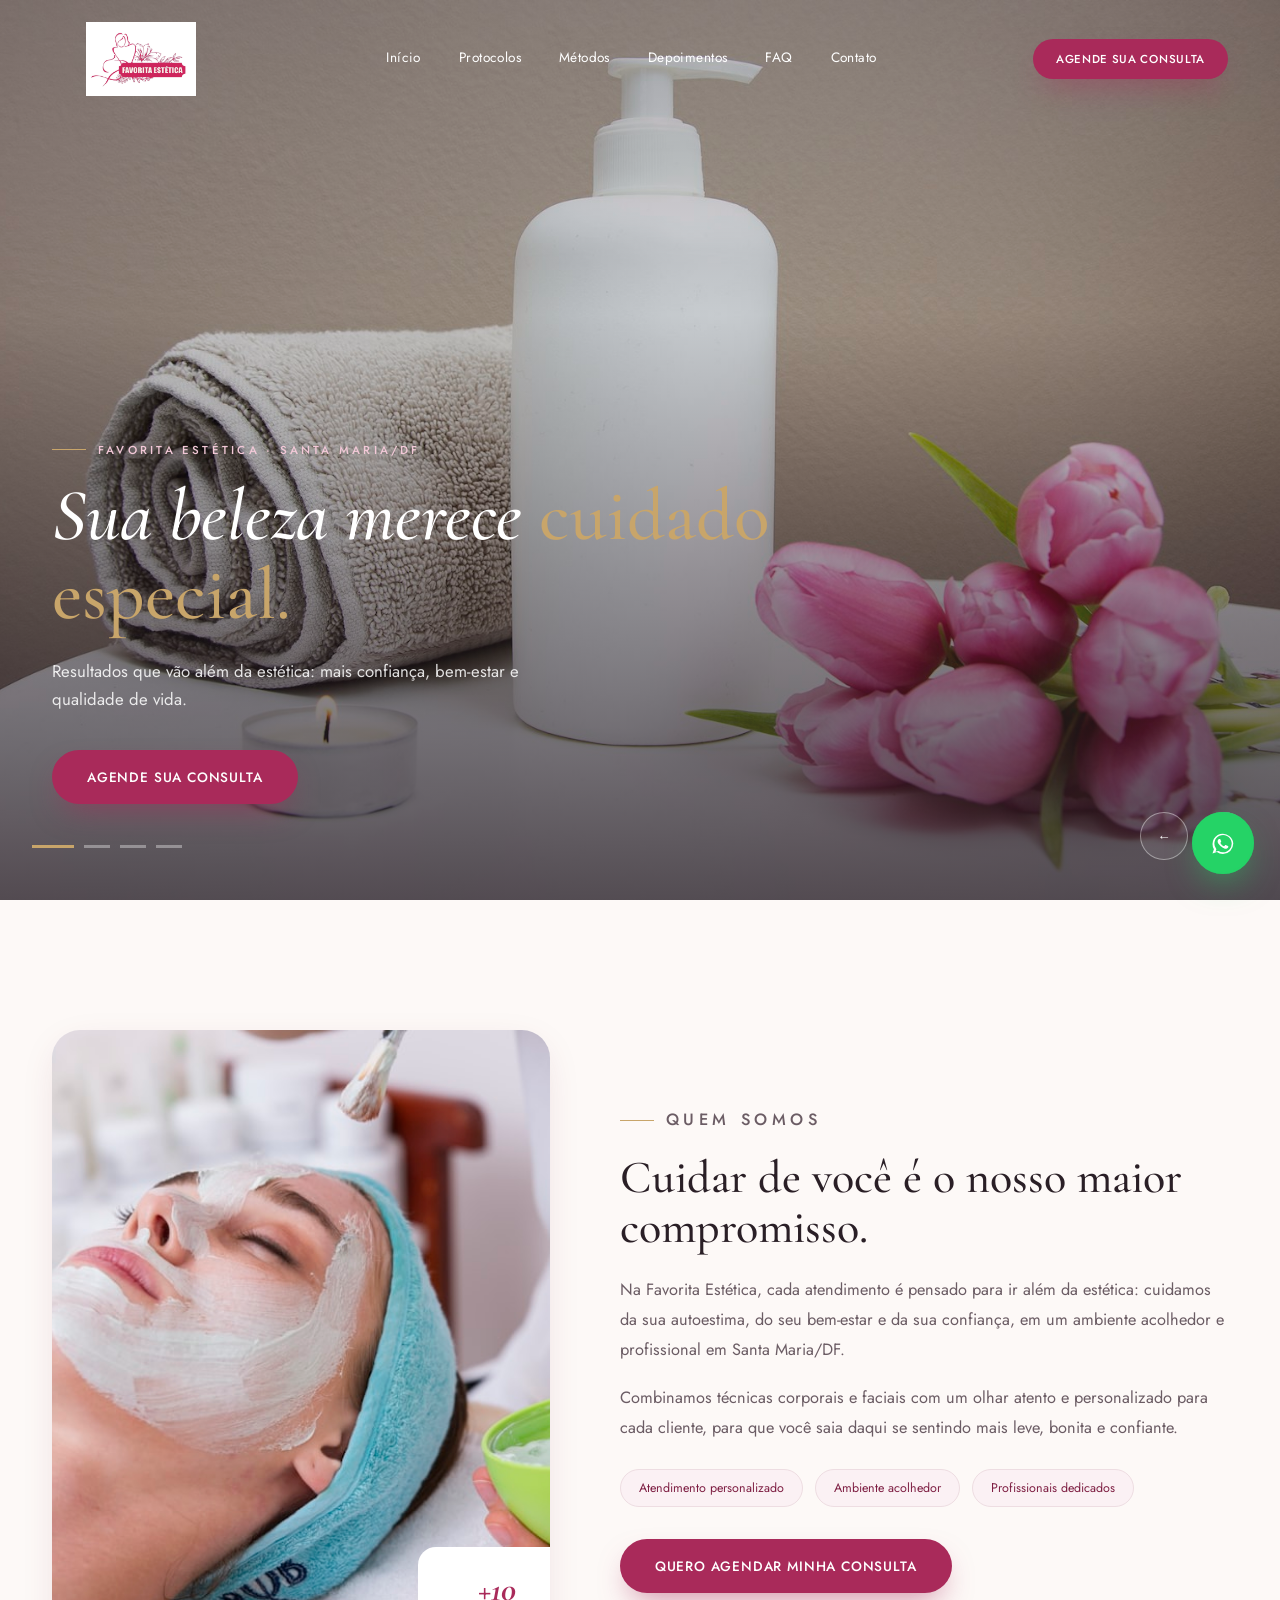
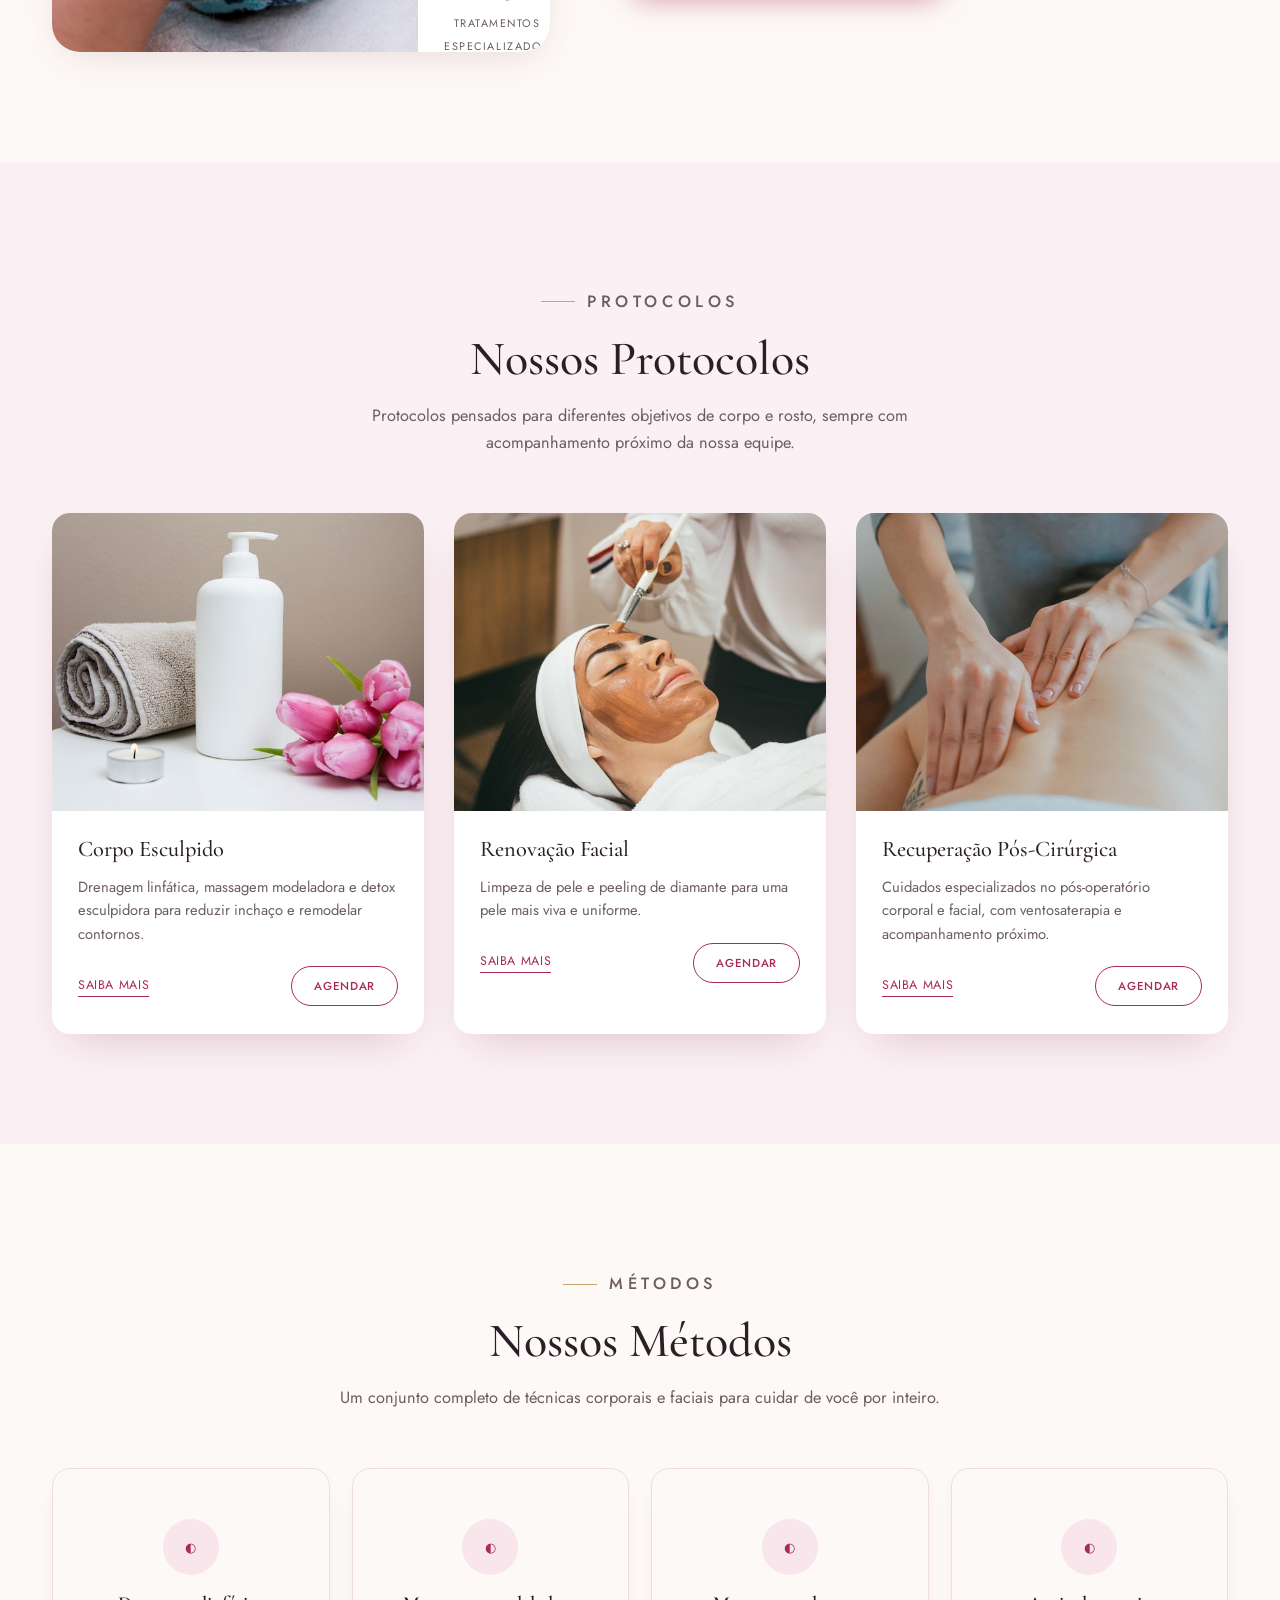
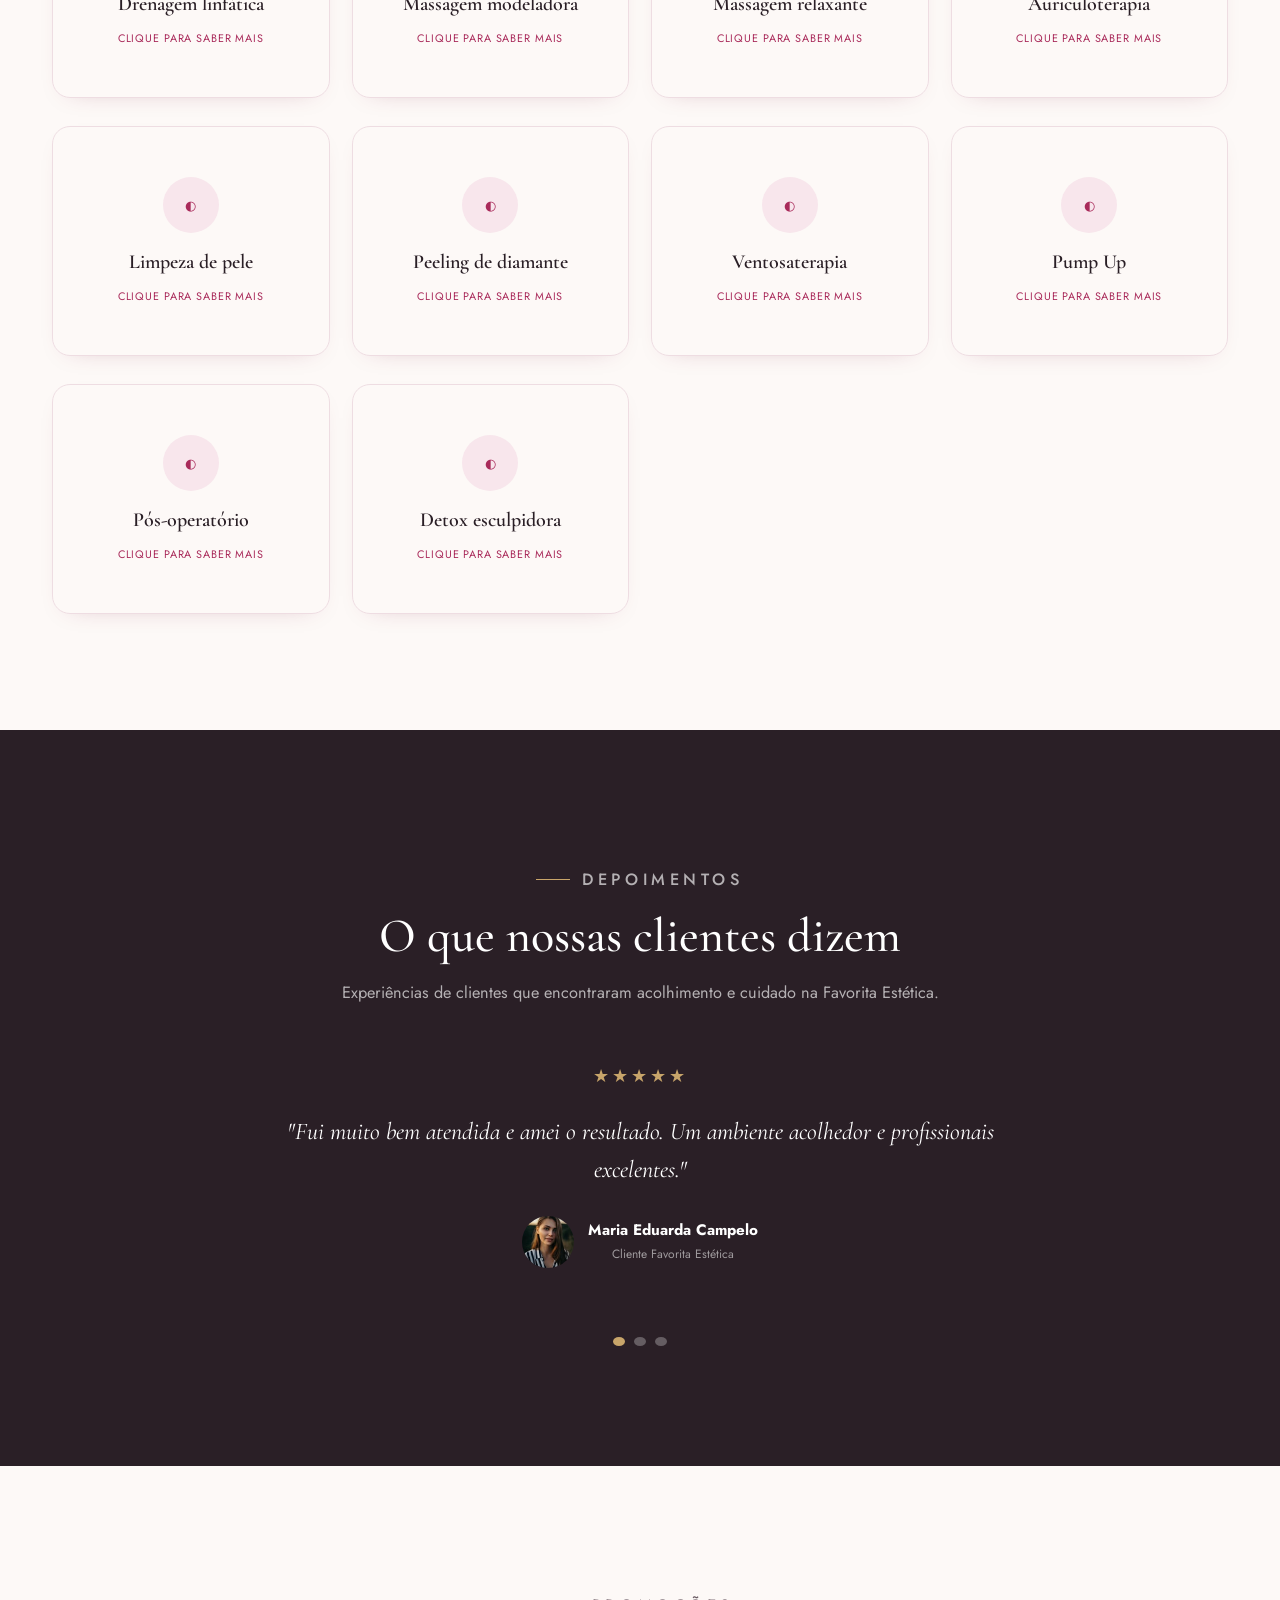
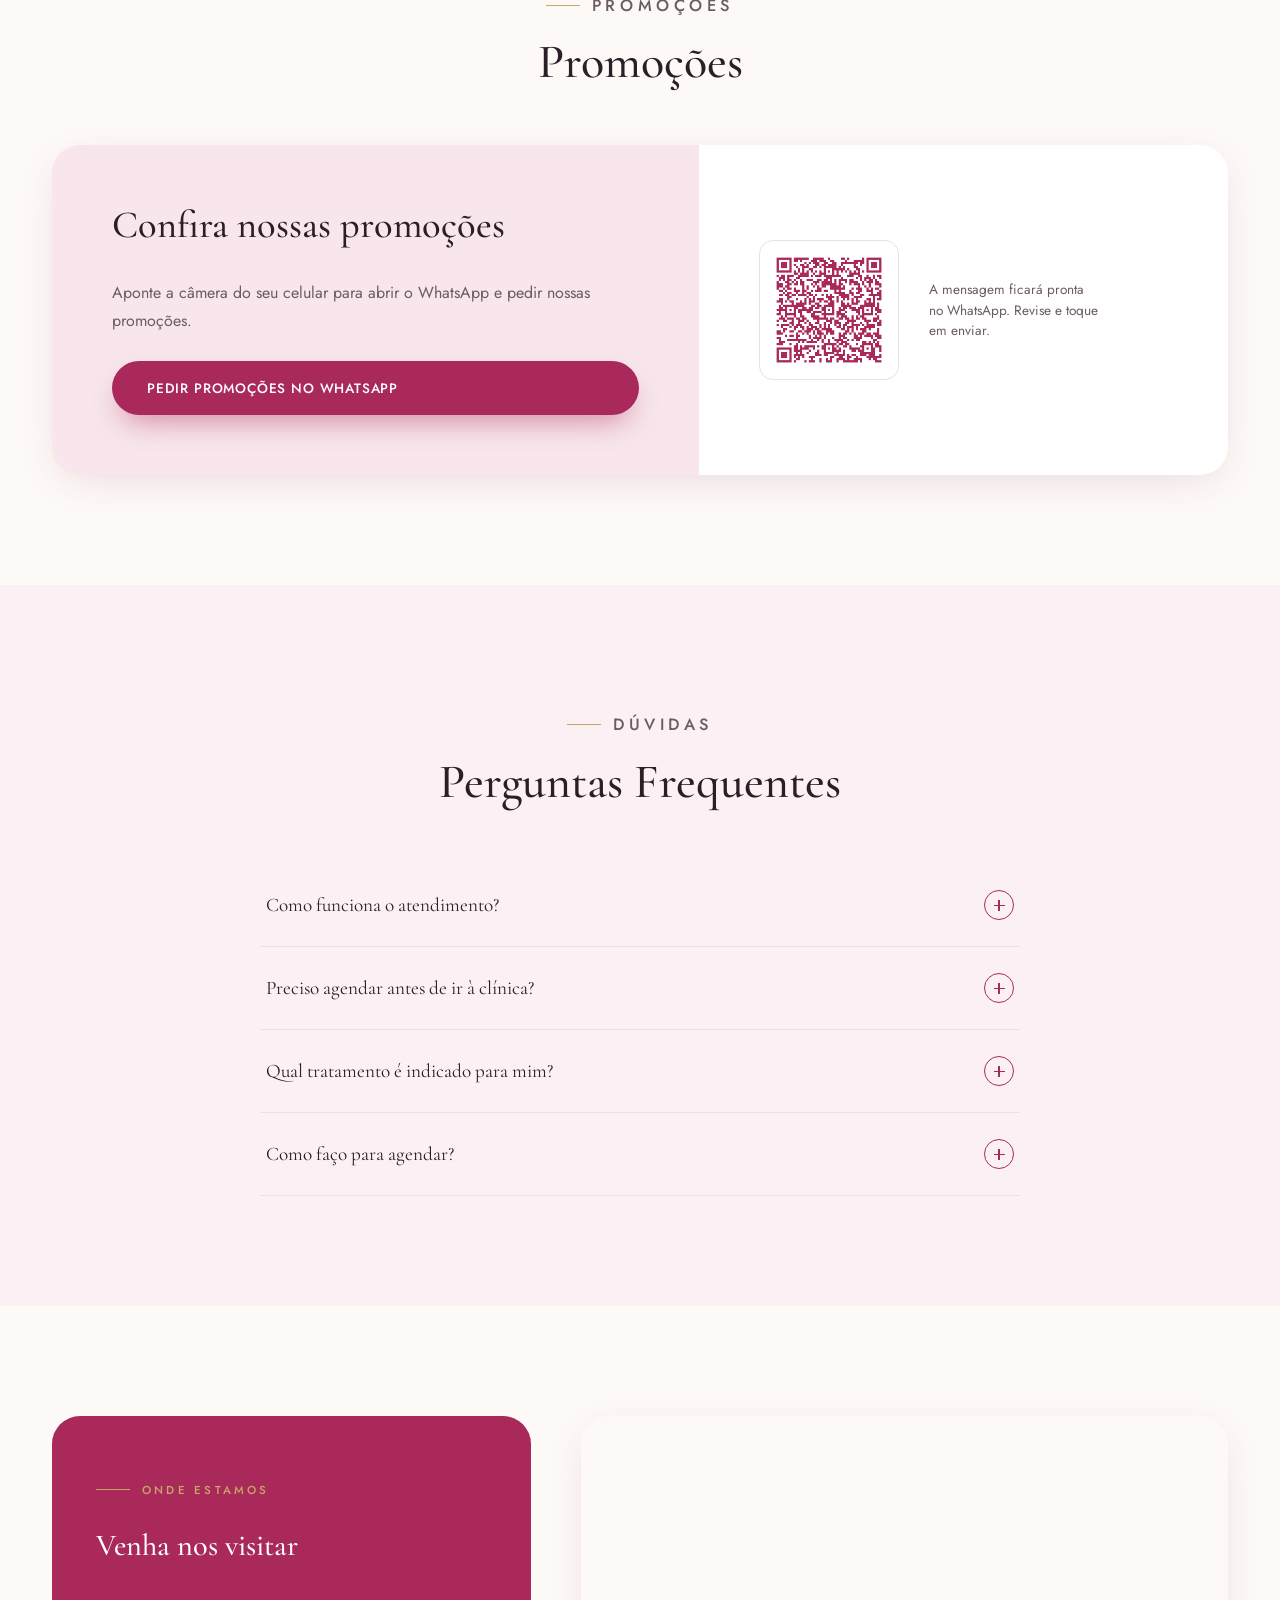
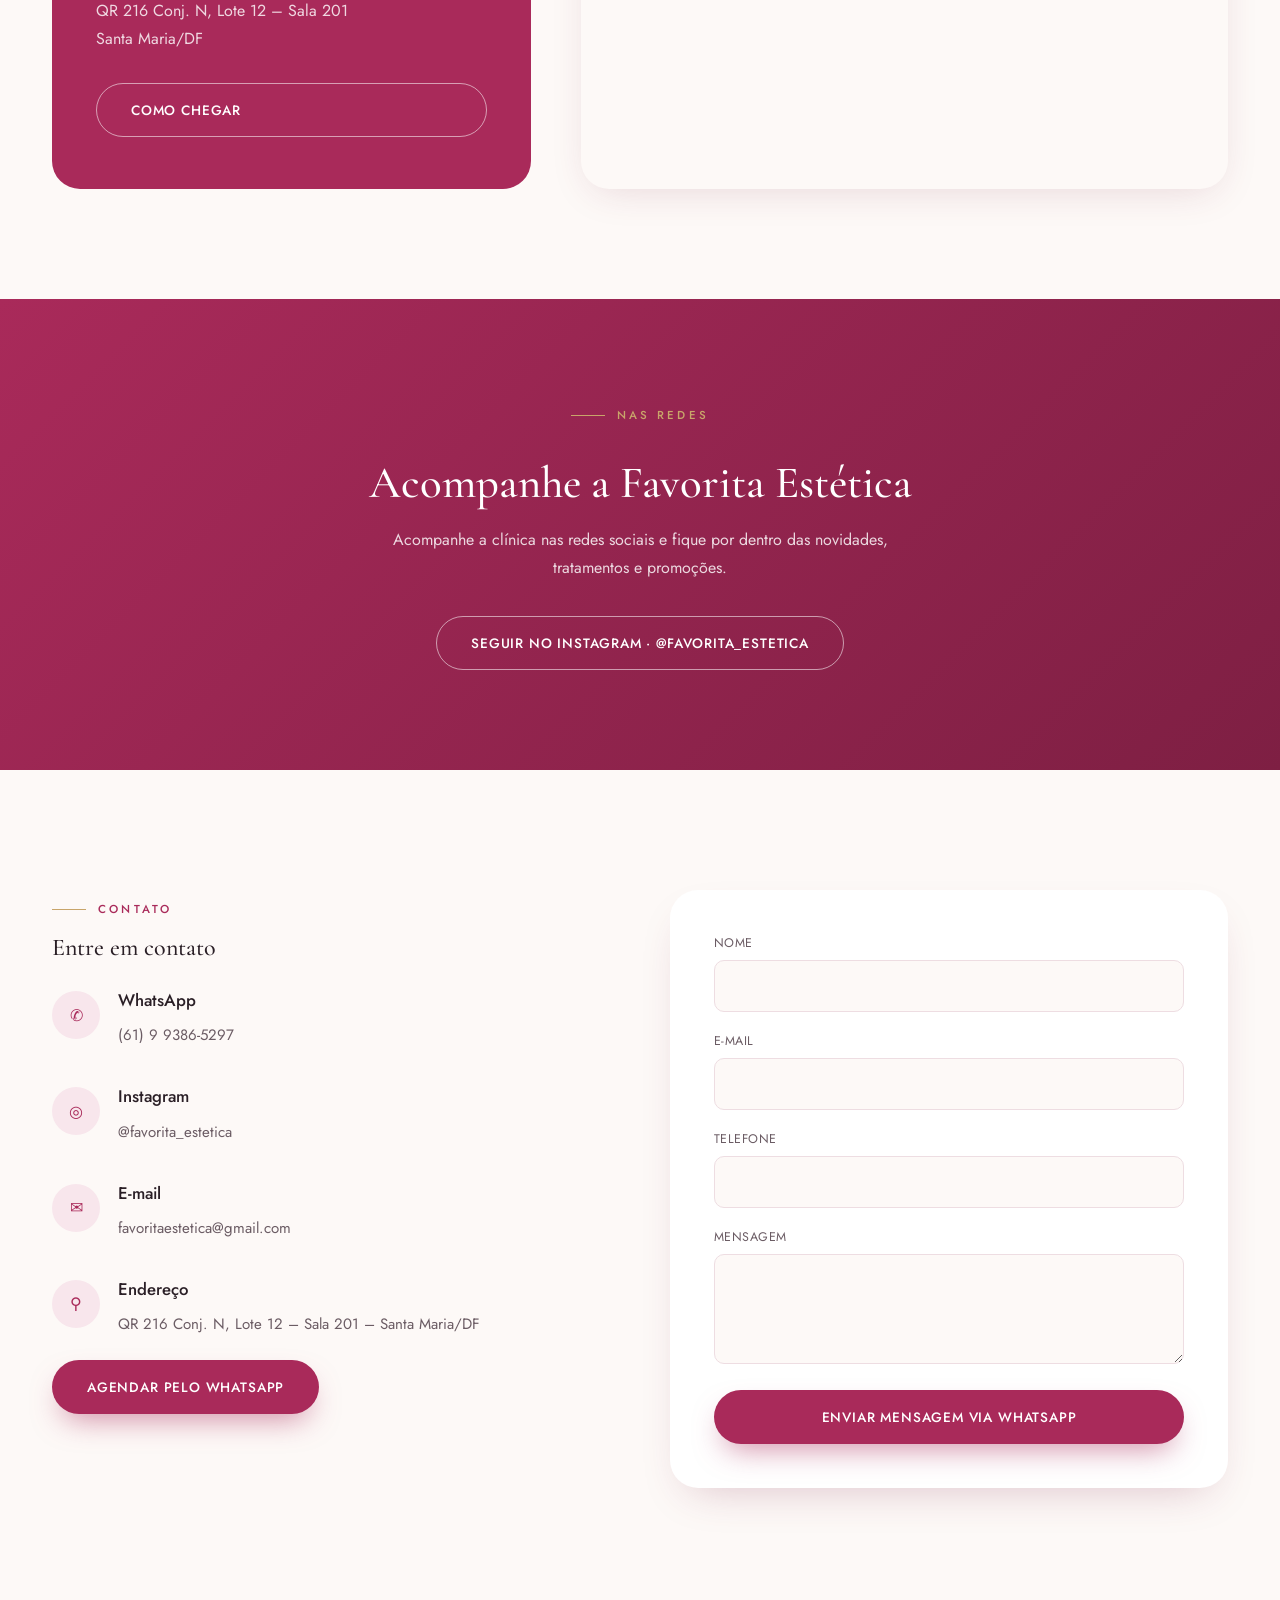
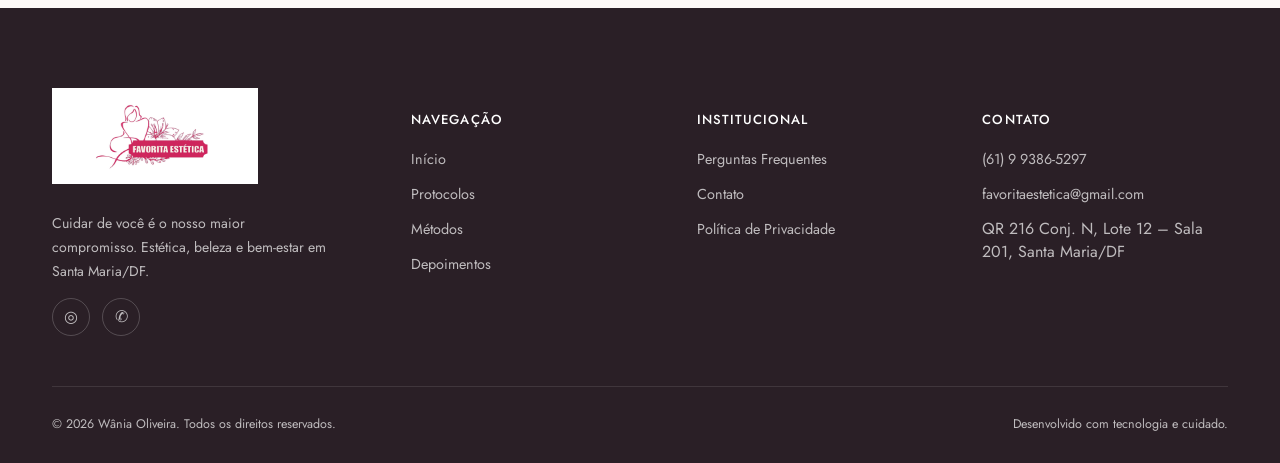
<file: index.html>
<!DOCTYPE html>
<html lang="pt-BR">
<head>
<meta charset="UTF-8">
<meta name="viewport" content="width=device-width, initial-scale=1.0">
<title>Favorita Estética | Estética, Beleza e Bem-Estar em Santa Maria/DF</title>
<meta name="description" content="Favorita Estética — estética, beleza, bem-estar e tratamentos corporais e faciais em Santa Maria/DF. Agende sua consulta pelo WhatsApp.">

<!-- Open Graph -->
<meta property="og:title" content="Favorita Estética | Estética, Beleza e Bem-Estar">
<meta property="og:description" content="Resultados que vão além da estética: mais confiança, bem-estar e qualidade de vida.">
<meta property="og:type" content="website">
<meta property="og:locale" content="pt_BR">
<meta property="og:image" content="images/local/apresentacao.jpg">

<link rel="icon" href="favicon.ico">
<link rel="stylesheet" href="css/style.css">
<link rel="stylesheet" href="css/responsive.css">
</head>
<body>

<!-- ===================== HEADER ===================== -->
<header class="header">
  <div class="container">
    <a href="#inicio" class="logo" aria-label="Favorita Estética">
      <img src="logo/logo_favorita1.png" alt="Favorita Estética">
    </a>

    <nav class="nav-desktop" aria-label="Navegação principal">
      <a href="#inicio">Início</a>
      <a href="#protocolos">Protocolos</a>
      <a href="#metodos">Métodos</a>
      <a href="#depoimentos">Depoimentos</a>
      <a href="#faq">FAQ</a>
      <a href="#contato">Contato</a>
    </nav>

    <div class="nav-cta">
      <a class="btn btn-primary btn-sm" href="https://wa.me/5561993865297?text=Ol%C3%A1!%20Vim%20pelo%20site%20da%20Favorita%20Est%C3%A9tica%20e%20gostaria%20de%20agendar%20minha%20consulta." target="_blank" rel="noopener noreferrer">Agende sua consulta</a>
      <button class="hamburger" aria-label="Abrir menu" aria-expanded="false">
        <span></span><span></span><span></span>
      </button>
    </div>
  </div>
</header>

<!-- Menu mobile -->
<nav class="mobile-menu" aria-label="Navegação móvel">
  <a href="#inicio">Início</a>
  <a href="#protocolos">Protocolos</a>
  <a href="#metodos">Métodos</a>
  <a href="#depoimentos">Depoimentos</a>
  <a href="#faq">FAQ</a>
  <a href="#contato">Contato</a>
  <a class="btn btn-primary" href="https://wa.me/5561993865297?text=Ol%C3%A1!%20Vim%20pelo%20site%20da%20Favorita%20Est%C3%A9tica%20e%20gostaria%20de%20agendar%20minha%20consulta." target="_blank" rel="noopener noreferrer">Agende sua consulta</a>
</nav>

<!-- ===================== HERO ===================== -->
<section class="hero" id="inicio">
  <div class="hero-slide active" style="background-image:url('images/local/hero-01.jpg')"></div>
  <div class="hero-slide" style="background-image:url('images/local/hero-02.jpg')"></div>
  <div class="hero-slide" style="background-image:url('images/local/hero-03.jpg')"></div>
  <div class="hero-slide" style="background-image:url('images/local/hero-04.jpg')"></div>

  <div class="container hero-content">
    <p class="eyebrow">Favorita Estética · Santa Maria/DF</p>
    <h1>Sua beleza merece <em>cuidado especial.</em></h1>
    <p class="sub">Resultados que vão além da estética: mais confiança, bem-estar e qualidade de vida.</p>
    <div class="hero-actions">
      <a class="btn btn-primary" href="https://wa.me/5561993865297?text=Ol%C3%A1!%20Vim%20pelo%20site%20da%20Favorita%20Est%C3%A9tica%20e%20gostaria%20de%20agendar%20minha%20consulta." target="_blank" rel="noopener noreferrer">Agende sua consulta</a>
    </div>
  </div>

  <div class="hero-nav">
    <button class="hero-prev" aria-label="Slide anterior">&#8592;</button>
    <button class="hero-next" aria-label="Próximo slide">&#8594;</button>
  </div>
  <div class="hero-dots" aria-label="Selecionar slide"></div>
</section>

<!-- ===================== APRESENTAÇÃO ===================== -->
<section class="apresentacao" id="sobre">
  <div class="container grid reveal">
    <div class="apresentacao-img">
      <img src="images/local/apresentacao.jpg" alt="Ambiente acolhedor da clínica Favorita Estética">
      <div class="apresentacao-badge">
        <strong>+10</strong>
        <span>Tratamentos<br>especializados</span>
      </div>
    </div>
    <div class="apresentacao-text">
      <p class="eyebrow">Quem somos</p>
      <h2>Cuidar de você é o nosso maior compromisso.</h2>
      <p>Na Favorita Estética, cada atendimento é pensado para ir além da estética: cuidamos da sua autoestima, do seu bem-estar e da sua confiança, em um ambiente acolhedor e profissional em Santa Maria/DF.</p>
      <p>Combinamos técnicas corporais e faciais com um olhar atento e personalizado para cada cliente, para que você saia daqui se sentindo mais leve, bonita e confiante.</p>
      <div class="apresentacao-pills">
        <span>Atendimento personalizado</span>
        <span>Ambiente acolhedor</span>
        <span>Profissionais dedicados</span>
      </div>
      <a class="btn btn-primary" href="https://wa.me/5561993865297?text=Ol%C3%A1!%20Gostaria%20de%20saber%20mais%20sobre%20os%20tratamentos%20da%20Favorita%20Est%C3%A9tica%20e%20gostaria%20de%20agendar%20uma%20consulta." target="_blank" rel="noopener noreferrer">Quero agendar minha consulta</a>
    </div>
  </div>
</section>

<!-- ===================== PROTOCOLOS ===================== -->
<section class="protocolos" id="protocolos">
  <div class="container">
    <div class="section-head reveal">
      <p class="eyebrow">Protocolos</p>
      <h2>Nossos Protocolos</h2>
      <p>Protocolos pensados para diferentes objetivos de corpo e rosto, sempre com acompanhamento próximo da nossa equipe.</p>
    </div>

    <div class="cards-grid">
      <article class="card reveal">
        <div class="card-img"><img src="images/local/protocolo-corpo.jpg" alt="Protocolo de drenagem linfática e massagem modeladora"></div>
        <div class="card-body">
          <h3>Corpo Esculpido</h3>
          <p>Drenagem linfática, massagem modeladora e detox esculpidora para reduzir inchaço e remodelar contornos.</p>
          <div class="card-actions">
            <a class="link-underline" href="#metodos">Saiba mais</a>
            <a class="btn btn-ghost btn-sm" href="https://wa.me/5561993865297?text=Ol%C3%A1!%20Vim%20pelo%20site%20da%20Favorita%20Est%C3%A9tica%20e%20gostaria%20de%20agendar%20minha%20consulta." target="_blank" rel="noopener noreferrer">Agendar</a>
          </div>
        </div>
      </article>

      <article class="card reveal">
        <div class="card-img"><img src="images/local/protocolo-facial.jpg" alt="Protocolo facial com limpeza de pele e peeling de diamante"></div>
        <div class="card-body">
          <h3>Renovação Facial</h3>
          <p>Limpeza de pele e peeling de diamante para uma pele mais viva e uniforme.</p>
          <div class="card-actions">
            <a class="link-underline" href="#metodos">Saiba mais</a>
            <a class="btn btn-ghost btn-sm" href="https://wa.me/5561993865297?text=Ol%C3%A1!%20Vim%20pelo%20site%20da%20Favorita%20Est%C3%A9tica%20e%20gostaria%20de%20agendar%20minha%20consulta." target="_blank" rel="noopener noreferrer">Agendar</a>
          </div>
        </div>
      </article>

      <article class="card reveal">
        <div class="card-img"><img src="images/local/protocolo-pos-operatorio.jpg" alt="Protocolo de pós-operatório e ventosaterapia"></div>
        <div class="card-body">
          <h3>Recuperação Pós-Cirúrgica</h3>
          <p>Cuidados especializados no pós-operatório corporal e facial, com ventosaterapia e acompanhamento próximo.</p>
          <div class="card-actions">
            <a class="link-underline" href="#metodos">Saiba mais</a>
            <a class="btn btn-ghost btn-sm" href="https://wa.me/5561993865297?text=Ol%C3%A1!%20Vim%20pelo%20site%20da%20Favorita%20Est%C3%A9tica%20e%20gostaria%20de%20agendar%20minha%20consulta." target="_blank" rel="noopener noreferrer">Agendar</a>
          </div>
        </div>
      </article>
    </div>
  </div>
</section>

<!-- ===================== MÉTODOS ===================== -->
<section class="metodos" id="metodos">
  <div class="container">
    <div class="section-head reveal">
      <p class="eyebrow">Métodos</p>
      <h2>Nossos Métodos</h2>
      <p>Um conjunto completo de técnicas corporais e faciais para cuidar de você por inteiro.</p>
    </div>

    <div class="metodos-grid">
      <article class="metodo-item reveal"><button class="metodo-card" type="button" aria-expanded="false"><span class="metodo-card-inner"><span class="metodo-face metodo-front"><span class="metodo-icon">◐</span><span class="metodo-title">Drenagem linfática</span><span class="metodo-hint">Clique para saber mais</span></span><span class="metodo-face metodo-back"><span class="metodo-title">Drenagem linfática</span><span class="metodo-description">Massagem suave e ritmada que acompanha o sistema linfático e pode ajudar a reduzir o inchaço causado pelo acúmulo de líquidos.</span><span class="metodo-hint">Clique para voltar</span></span></span></button></article>
      <article class="metodo-item reveal"><button class="metodo-card" type="button" aria-expanded="false"><span class="metodo-card-inner"><span class="metodo-face metodo-front"><span class="metodo-icon">◐</span><span class="metodo-title">Massagem modeladora</span><span class="metodo-hint">Clique para saber mais</span></span><span class="metodo-face metodo-back"><span class="metodo-title">Massagem modeladora</span><span class="metodo-description">Utiliza movimentos firmes e direcionados para trabalhar os tecidos, cuidar do contorno corporal e promover sensação de leveza.</span><span class="metodo-hint">Clique para voltar</span></span></span></button></article>
      <article class="metodo-item reveal"><button class="metodo-card" type="button" aria-expanded="false"><span class="metodo-card-inner"><span class="metodo-face metodo-front"><span class="metodo-icon">◐</span><span class="metodo-title">Massagem relaxante</span><span class="metodo-hint">Clique para saber mais</span></span><span class="metodo-face metodo-back"><span class="metodo-title">Massagem relaxante</span><span class="metodo-description">Combina movimentos confortáveis para ajudar a aliviar tensões musculares, reduzir o estresse e favorecer uma sensação de relaxamento.</span><span class="metodo-hint">Clique para voltar</span></span></span></button></article>
      <article class="metodo-item reveal"><button class="metodo-card" type="button" aria-expanded="false"><span class="metodo-card-inner"><span class="metodo-face metodo-front"><span class="metodo-icon">◐</span><span class="metodo-title">Auriculoterapia</span><span class="metodo-hint">Clique para saber mais</span></span><span class="metodo-face metodo-back"><span class="metodo-title">Auriculoterapia</span><span class="metodo-description">Prática que utiliza pontos específicos da orelha como parte de uma abordagem complementar de cuidado e bem-estar.</span><span class="metodo-hint">Clique para voltar</span></span></span></button></article>
      <article class="metodo-item reveal"><button class="metodo-card" type="button" aria-expanded="false"><span class="metodo-card-inner"><span class="metodo-face metodo-front"><span class="metodo-icon">◐</span><span class="metodo-title">Limpeza de pele</span><span class="metodo-hint">Clique para saber mais</span></span><span class="metodo-face metodo-back"><span class="metodo-title">Limpeza de pele</span><span class="metodo-description">Cuida da superfície da pele com higienização e etapas escolhidas conforme as necessidades observadas durante o atendimento.</span><span class="metodo-hint">Clique para voltar</span></span></span></button></article>
      <article class="metodo-item reveal"><button class="metodo-card" type="button" aria-expanded="false"><span class="metodo-card-inner"><span class="metodo-face metodo-front"><span class="metodo-icon">◐</span><span class="metodo-title">Peeling de diamante</span><span class="metodo-hint">Clique para saber mais</span></span><span class="metodo-face metodo-back"><span class="metodo-title">Peeling de diamante</span><span class="metodo-description">Esfoliação superficial e controlada que remove células mortas e pode deixar a pele com textura mais uniforme e aparência luminosa.</span><span class="metodo-hint">Clique para voltar</span></span></span></button></article>
      <article class="metodo-item reveal"><button class="metodo-card" type="button" aria-expanded="false"><span class="metodo-card-inner"><span class="metodo-face metodo-front"><span class="metodo-icon">◐</span><span class="metodo-title">Ventosaterapia</span><span class="metodo-hint">Clique para saber mais</span></span><span class="metodo-face metodo-back"><span class="metodo-title">Ventosaterapia</span><span class="metodo-description">Aplica copos sobre a pele para criar sucção, sendo utilizada como prática complementar para aliviar a sensação de tensão muscular.</span><span class="metodo-hint">Clique para voltar</span></span></span></button></article>
      <article class="metodo-item reveal"><button class="metodo-card" type="button" aria-expanded="false"><span class="metodo-card-inner"><span class="metodo-face metodo-front"><span class="metodo-icon">◐</span><span class="metodo-title">Pump Up</span><span class="metodo-hint">Clique para saber mais</span></span><span class="metodo-face metodo-back"><span class="metodo-title">Pump Up</span><span class="metodo-description">Técnica estética voltada para a região dos glúteos, realizada com equipamentos e manobras definidos conforme a avaliação profissional.</span><span class="metodo-hint">Clique para voltar</span></span></span></button></article>
      <article class="metodo-item reveal"><button class="metodo-card" type="button" aria-expanded="false"><span class="metodo-card-inner"><span class="metodo-face metodo-front"><span class="metodo-icon">◐</span><span class="metodo-title">Pós-operatório</span><span class="metodo-hint">Clique para saber mais</span></span><span class="metodo-face metodo-back"><span class="metodo-title">Pós-operatório</span><span class="metodo-description">Acompanhamento estético complementar que deve respeitar as orientações médicas e busca contribuir para uma recuperação organizada e cuidadosa.</span><span class="metodo-hint">Clique para voltar</span></span></span></button></article>
      <article class="metodo-item reveal"><button class="metodo-card" type="button" aria-expanded="false"><span class="metodo-card-inner"><span class="metodo-face metodo-front"><span class="metodo-icon">◐</span><span class="metodo-title">Detox esculpidora</span><span class="metodo-hint">Clique para saber mais</span></span><span class="metodo-face metodo-back"><span class="metodo-title">Detox esculpidora</span><span class="metodo-description">Combina manobras de massagem corporal com foco em bem-estar, leveza e cuidado com o contorno do corpo.</span><span class="metodo-hint">Clique para voltar</span></span></span></button></article>
    </div>
  </div>
</section>

<!-- ===================== DEPOIMENTOS ===================== -->
<section class="depoimentos" id="depoimentos">
  <div class="container">
    <div class="section-head reveal">
      <p class="eyebrow">Depoimentos</p>
      <h2>O que nossas clientes dizem</h2>
      <p>Experiências de clientes que encontraram acolhimento e cuidado na Favorita Estética.</p>
    </div>

    <div class="depo-track">
      <div class="depo-slide">
        <div class="stars">★★★★★</div>
        <p class="quote">"Fui muito bem atendida e amei o resultado. Um ambiente acolhedor e profissionais excelentes."</p>
        <div class="depo-author">
          <img src="images/local/cliente-01.jpg" alt="Maria Eduarda Campelo">
          <div><strong>Maria Eduarda Campelo</strong><span>Cliente Favorita Estética</span></div>
        </div>
      </div>
      <div class="depo-slide">
        <div class="stars">★★★★★</div>
        <p class="quote">"Me senti acolhida desde o primeiro atendimento. Recomendo de olhos fechados."</p>
        <div class="depo-author">
          <img src="images/local/cliente-02.jpg" alt="Josiane Rocha">
          <div><strong>Josiane Rocha</strong><span>Cliente Favorita Estética</span></div>
        </div>
      </div>
      <div class="depo-slide">
        <div class="stars">★★★★★</div>
        <p class="quote">"Profissionais muito atenciosas e um espaço lindo. Já virei cliente fixa."</p>
        <div class="depo-author">
          <img src="images/local/cliente-03.jpg" alt="Martha da Silva">
          <div><strong>Martha da Silva</strong><span>Cliente Favorita Estética</span></div>
        </div>
      </div>
    </div>
    <div class="depo-dots" aria-label="Selecionar depoimento"></div>
  </div>
</section>

<!-- ===================== PROMOÇÕES ===================== -->
<section class="promocoes" id="promocoes">
  <div class="container reveal">
    <div class="section-head">
      <p class="eyebrow">Promoções</p>
      <h2>Promoções</h2>
    </div>
    <div class="promo-card">
      <div class="promo-info">
        <h3>Confira nossas promoções</h3>
        <p>Aponte a câmera do seu celular para abrir o WhatsApp e pedir nossas promoções.</p>
        <a class="btn btn-primary" href="https://wa.me/5561993865297?text=Ol%C3%A1%21%20Gostaria%20de%20receber%20as%20promo%C3%A7%C3%B5es%20da%20Favorita%20Est%C3%A9tica." target="_blank" rel="noopener noreferrer">Pedir promoções no WhatsApp</a>
      </div>
      <div class="promo-qr">
        <img src="images/local/qr-whatsapp.png" alt="QR Code para abrir o WhatsApp com uma mensagem sobre as promoções">
        <span>A mensagem ficará pronta no WhatsApp. Revise e toque em enviar.</span>
      </div>
    </div>
  </div>
</section>

<!-- ===================== FAQ ===================== -->
<section class="faq" id="faq">
  <div class="container">
    <div class="section-head reveal">
      <p class="eyebrow">Dúvidas</p>
      <h2>Perguntas Frequentes</h2>
    </div>

    <div class="faq-list reveal">
      <div class="faq-item">
        <button class="faq-q" aria-expanded="false">Como funciona o atendimento?<span class="plus"></span></button>
        <div class="faq-a"><p>O atendimento é feito de forma personalizada: conversamos sobre seu objetivo, avaliamos o que faz mais sentido para você e montamos o protocolo mais indicado antes de iniciar os procedimentos.</p></div>
      </div>
      <div class="faq-item">
        <button class="faq-q" aria-expanded="false">Preciso agendar antes de ir à clínica?<span class="plus"></span></button>
        <div class="faq-a"><p>Sim. Para garantir um atendimento tranquilo e sem espera, pedimos que o agendamento seja feito previamente pelo WhatsApp.</p></div>
      </div>
      <div class="faq-item">
        <button class="faq-q" aria-expanded="false">Qual tratamento é indicado para mim?<span class="plus"></span></button>
        <div class="faq-a"><p>Isso depende do seu objetivo (corporal, facial, relaxamento ou pós-operatório). Na consulta inicial, nossa equipe indica o protocolo mais adequado para o seu caso.</p></div>
      </div>
      <div class="faq-item">
        <button class="faq-q" aria-expanded="false">Como faço para agendar?<span class="plus"></span></button>
        <div class="faq-a"><p>Basta clicar em qualquer botão "Agende sua consulta" do site ou chamar diretamente no nosso WhatsApp (61) 9 9386-5297.</p></div>
      </div>
    </div>
  </div>
</section>

<!-- ===================== LOCALIZAÇÃO ===================== -->
<section class="localizacao" id="localizacao">
  <div class="container local-grid reveal">
    <div class="local-info">
      <p class="eyebrow">Onde estamos</p>
      <h3>Venha nos visitar</h3>
      <p>QR 216 Conj. N, Lote 12 – Sala 201<br>Santa Maria/DF</p>
      <a class="btn btn-outline" href="https://www.google.com/maps/search/?api=1&query=QR+216+Conj.+N+Lote+12+Sala+201+Santa+Maria+DF" target="_blank" rel="noopener noreferrer">Como chegar</a>
    </div>
    <div class="local-map">
      <iframe
        title="Mapa de localização da Favorita Estética"
        src="https://www.google.com/maps?q=QR+216+Conj.+N+Lote+12+Sala+201+Santa+Maria+DF&output=embed"
        loading="lazy"
        referrerpolicy="no-referrer-when-downgrade"
        allowfullscreen>
      </iframe>
    </div>
  </div>
</section>

<!-- ===================== REDES SOCIAIS ===================== -->
<section class="redes">
  <div class="container reveal">
    <p class="eyebrow">Nas redes</p>
    <h2>Acompanhe a Favorita Estética</h2>
    <p>Acompanhe a clínica nas redes sociais e fique por dentro das novidades, tratamentos e promoções.</p>
    <a class="btn btn-outline" href="https://www.instagram.com/favorita_estetica" target="_blank" rel="noopener noreferrer">
      Seguir no Instagram · @favorita_estetica
    </a>
  </div>
</section>

<!-- ===================== CONTATO ===================== -->
<section class="contato" id="contato">
  <div class="container contato-grid">
    <div class="reveal">
      <p class="eyebrow">Contato</p>
      <h2 style="margin-bottom:30px;">Entre em contato</h2>
      <div class="contato-lista">
        <div class="contato-item">
          <div class="contato-icon">✆</div>
          <div><h4>WhatsApp</h4><p>(61) 9 9386-5297</p></div>
        </div>
        <div class="contato-item">
          <div class="contato-icon">◎</div>
          <div><h4>Instagram</h4><p>@favorita_estetica</p></div>
        </div>
        <div class="contato-item">
          <div class="contato-icon">✉</div>
          <div><h4>E-mail</h4><p>favoritaestetica@gmail.com</p></div>
        </div>
        <div class="contato-item">
          <div class="contato-icon">⚲</div>
          <div><h4>Endereço</h4><p>QR 216 Conj. N, Lote 12 – Sala 201 – Santa Maria/DF</p></div>
        </div>
      </div>
      <div class="contato-botoes">
        <a class="btn btn-primary" href="https://wa.me/5561993865297?text=Ol%C3%A1!%20Vim%20pelo%20site%20da%20Favorita%20Est%C3%A9tica%20e%20gostaria%20de%20agendar%20minha%20consulta." target="_blank" rel="noopener noreferrer">Agendar pelo WhatsApp</a>
      </div>
    </div>

    <div class="reveal">
      <div class="form-card">
        <form id="form-contato">
          <div class="field"><label for="nome">Nome</label><input type="text" id="nome" name="nome" required></div>
          <div class="field"><label for="email">E-mail</label><input type="email" id="email" name="email" required></div>
          <div class="field"><label for="telefone">Telefone</label><input type="tel" id="telefone" name="telefone" required></div>
          <div class="field"><label for="mensagem">Mensagem</label><textarea id="mensagem" name="mensagem" required></textarea></div>
          <button type="submit" class="btn btn-primary" style="width:100%;justify-content:center;">Enviar mensagem via WhatsApp</button>
          <p class="form-msg"></p>
        </form>
      </div>
    </div>
  </div>
</section>

<!-- ===================== FOOTER ===================== -->
<footer class="footer">
  <div class="container">
    <div class="footer-grid">
      <div class="footer-brand">
        <a href="#inicio" class="logo" aria-label="Favorita Estética">
          <img src="logo/logo_favorita1.png" alt="Favorita Estética">
        </a>
        <p>Cuidar de você é o nosso maior compromisso. Estética, beleza e bem-estar em Santa Maria/DF.</p>
        <div class="footer-social">
          <a href="https://www.instagram.com/favorita_estetica" target="_blank" rel="noopener noreferrer" aria-label="Instagram">◎</a>
          <a href="https://wa.me/5561993865297" target="_blank" rel="noopener noreferrer" aria-label="WhatsApp">✆</a>
        </div>
      </div>
      <div>
        <h5>Navegação</h5>
        <ul>
          <li><a href="#inicio">Início</a></li>
          <li><a href="#protocolos">Protocolos</a></li>
          <li><a href="#metodos">Métodos</a></li>
          <li><a href="#depoimentos">Depoimentos</a></li>
        </ul>
      </div>
      <div>
        <h5>Institucional</h5>
        <ul>
          <li><a href="#faq">Perguntas Frequentes</a></li>
          <li><a href="#contato">Contato</a></li>
          <li><a href="politica-de-privacidade.html">Política de Privacidade</a></li>
        </ul>
      </div>
      <div>
        <h5>Contato</h5>
        <ul>
          <li><a href="https://wa.me/5561993865297" target="_blank" rel="noopener noreferrer">(61) 9 9386-5297</a></li>
          <li><a href="mailto:favoritaestetica@gmail.com">favoritaestetica@gmail.com</a></li>
          <li>QR 216 Conj. N, Lote 12 – Sala 201, Santa Maria/DF</li>
        </ul>
      </div>
    </div>
    <div class="footer-bottom">
      <span>© 2026 Wânia Oliveira. Todos os direitos reservados.</span>
      <span>Desenvolvido com tecnologia e cuidado.</span>
    </div>
  </div>
</footer>

<!-- ===================== WHATSAPP FLUTUANTE ===================== -->
<a class="whatsapp-float" href="https://wa.me/5561993865297?text=Ol%C3%A1!%20Vim%20pelo%20site%20da%20Favorita%20Est%C3%A9tica%20e%20gostaria%20de%20agendar%20minha%20consulta." target="_blank" rel="noopener noreferrer" aria-label="Falar no WhatsApp">
  <svg width="28" height="28" viewBox="0 0 24 24" fill="none" xmlns="http://www.w3.org/2000/svg" aria-hidden="true">
    <path d="M17.6 6.32A8.86 8.86 0 0 0 11.9 4a8.9 8.9 0 0 0-7.7 13.34L3 21l3.77-1.2a8.9 8.9 0 0 0 5.13 1.62h.01A8.9 8.9 0 0 0 20.8 12.5a8.84 8.84 0 0 0-3.2-6.18Zm-5.7 13.63h-.01a7.4 7.4 0 0 1-3.77-1.03l-.27-.16-2.24.72.71-2.18-.18-.28a7.4 7.4 0 1 1 5.76 2.93Zm4.06-5.54c-.22-.11-1.3-.64-1.5-.72s-.35-.11-.5.11-.58.72-.71.87-.26.17-.48.06a6.05 6.05 0 0 1-1.78-1.1 6.66 6.66 0 0 1-1.23-1.53c-.13-.22 0-.34.1-.45s.22-.26.33-.39.15-.22.22-.37.04-.28-.02-.39-.5-1.2-.68-1.64-.36-.38-.5-.39h-.43a.83.83 0 0 0-.6.28 2.53 2.53 0 0 0-.79 1.88 4.4 4.4 0 0 0 .92 2.33 10.06 10.06 0 0 0 3.85 3.41c.54.23.96.37 1.29.47a3.1 3.1 0 0 0 1.42.09 2.33 2.33 0 0 0 1.53-1.08 1.9 1.9 0 0 0 .13-1.08c-.06-.1-.2-.16-.42-.27Z" fill="#fff"/>
  </svg>
</a>

<script src="js/script.js"></script>
</body>
</html>
</file>
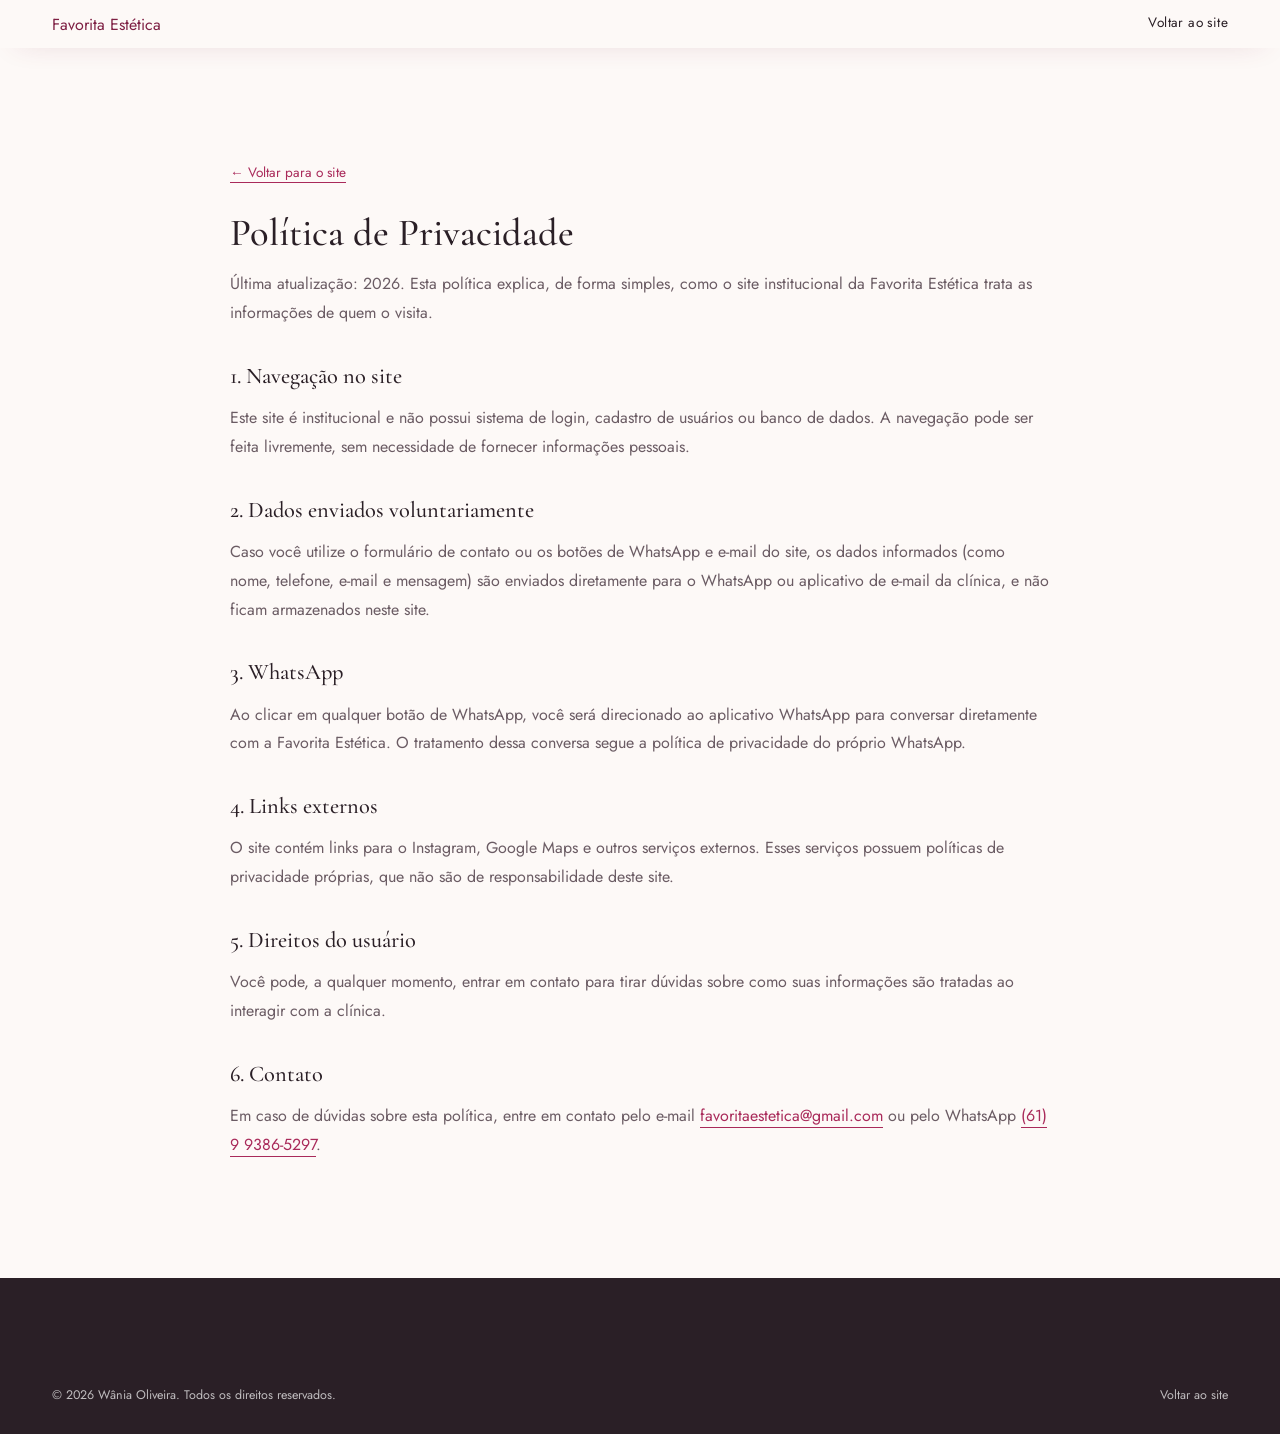
<file: politica-de-privacidade.html>
<!DOCTYPE html>
<html lang="pt-BR">
<head>
<meta charset="UTF-8">
<meta name="viewport" content="width=device-width, initial-scale=1.0">
<title>Política de Privacidade | Favorita Estética</title>
<meta name="description" content="Política de Privacidade do site institucional da Favorita Estética.">
<link rel="icon" href="favicon.ico">
<link rel="stylesheet" href="css/style.css">
<link rel="stylesheet" href="css/responsive.css">
<style>
  .legal{ padding:160px 0 100px; max-width:820px; margin:0 auto; }
  .legal h1{ font-size:2.4rem; margin-bottom:10px; }
  .legal p{ color:var(--carvao-suave); line-height:1.8; margin-bottom:18px; }
  .legal h2{ font-size:1.4rem; margin:36px 0 12px; }
  .legal a{ color:var(--rosa-profundo); border-bottom:1px solid var(--rosa-profundo); }
  .voltar{ display:inline-block; margin-bottom:30px; font-size:.85rem; color:var(--rosa-profundo); }
</style>
</head>
<body>

<header class="header scrolled">
  <div class="container">
    <a href="index.html" class="logo">Favorita Estética</a>
    <nav class="nav-desktop"><a href="index.html">Voltar ao site</a></nav>
  </div>
</header>

<main class="container legal">
  <a class="voltar" href="index.html">← Voltar para o site</a>
  <h1>Política de Privacidade</h1>
  <p>Última atualização: 2026. Esta política explica, de forma simples, como o site institucional da Favorita Estética trata as informações de quem o visita.</p>

  <h2>1. Navegação no site</h2>
  <p>Este site é institucional e não possui sistema de login, cadastro de usuários ou banco de dados. A navegação pode ser feita livremente, sem necessidade de fornecer informações pessoais.</p>

  <h2>2. Dados enviados voluntariamente</h2>
  <p>Caso você utilize o formulário de contato ou os botões de WhatsApp e e-mail do site, os dados informados (como nome, telefone, e-mail e mensagem) são enviados diretamente para o WhatsApp ou aplicativo de e-mail da clínica, e não ficam armazenados neste site.</p>

  <h2>3. WhatsApp</h2>
  <p>Ao clicar em qualquer botão de WhatsApp, você será direcionado ao aplicativo WhatsApp para conversar diretamente com a Favorita Estética. O tratamento dessa conversa segue a política de privacidade do próprio WhatsApp.</p>

  <h2>4. Links externos</h2>
  <p>O site contém links para o Instagram, Google Maps e outros serviços externos. Esses serviços possuem políticas de privacidade próprias, que não são de responsabilidade deste site.</p>

  <h2>5. Direitos do usuário</h2>
  <p>Você pode, a qualquer momento, entrar em contato para tirar dúvidas sobre como suas informações são tratadas ao interagir com a clínica.</p>

  <h2>6. Contato</h2>
  <p>Em caso de dúvidas sobre esta política, entre em contato pelo e-mail <a href="mailto:favoritaestetica@gmail.com">favoritaestetica@gmail.com</a> ou pelo WhatsApp <a href="https://wa.me/5561993865297" target="_blank" rel="noopener noreferrer">(61) 9 9386-5297</a>.</p>
</main>

<footer class="footer">
  <div class="container footer-bottom">
    <span>© 2026 Wânia Oliveira. Todos os direitos reservados.</span>
    <a href="index.html">Voltar ao site</a>
  </div>
</footer>

</body>
</html>
</file>
<file: css/style.css>
/* =========================================================
   FAVORITA ESTÉTICA — Design System
   Paleta: rosa profundo / blush / dourado discreto / creme
========================================================= */

@import url('https://fonts.googleapis.com/css2?family=Cormorant+Garamond:ital,wght@0,400;0,500;0,600;1,400;1,500&family=Jost:wght@300;400;500;600&display=swap');

:root{
  --rosa-profundo:#a92a5a;
  --rosa-profundo-escuro:#7e1f43;
  --blush:#f8e6ec;
  --blush-suave:#fbf1f4;
  --dourado:#c8a56a;
  --creme:#fdf9f7;
  --branco:#ffffff;
  --carvao:#2a1f26;
  --carvao-suave:#6b5c64;
  --linha:#eeddE2;

  --fonte-display:'Cormorant Garamond', serif;
  --fonte-corpo:'Jost', sans-serif;

  --radius-lg:28px;
  --radius-md:18px;
  --radius-sm:10px;

  --sombra-suave:0 10px 40px -12px rgba(122,31,67,.18);
  --sombra-card:0 18px 45px -20px rgba(122,31,67,.28);

  --easing:cubic-bezier(.22,1,.36,1);
}

*,*::before,*::after{ box-sizing:border-box; }
html{ scroll-behavior:smooth; }
body{
  margin:0;
  font-family:var(--fonte-corpo);
  color:var(--carvao);
  background:var(--creme);
  overflow-x:hidden;
  -webkit-font-smoothing:antialiased;
}
img{ max-width:100%; display:block; }
a{ color:inherit; text-decoration:none; }
ul{ list-style:none; margin:0; padding:0; }
button{ font-family:inherit; cursor:pointer; }
section{ position:relative; }

.container{
  width:100%;
  max-width:1240px;
  margin:0 auto;
  padding:0 32px;
}

.eyebrow{
  display:inline-flex;
  align-items:center;
  gap:12px;
  font-family:var(--fonte-corpo);
  font-size:.72rem;
  letter-spacing:.28em;
  text-transform:uppercase;
  color:var(--rosa-profundo);
  font-weight:500;
  margin-bottom:18px;
}
.eyebrow::before{
  content:'';
  width:34px;
  height:1px;
  background:var(--dourado);
}

h1,h2,h3,h4{
  font-family:var(--fonte-display);
  font-weight:500;
  color:var(--carvao);
  margin:0;
  line-height:1.08;
}

.section-head{
  max-width:640px;
  margin:0 auto 56px;
  text-align:center;
}
.section-head h2{
  font-size:clamp(2.1rem,4vw,3rem);
}
.section-head p{
  margin-top:16px;
  color:var(--carvao-suave);
  font-size:1.02rem;
  line-height:1.7;
}

.btn{
  display:inline-flex;
  align-items:center;
  gap:10px;
  padding:16px 34px;
  border-radius:999px;
  font-size:.85rem;
  letter-spacing:.06em;
  text-transform:uppercase;
  font-weight:500;
  border:1px solid transparent;
  transition:transform .4s var(--easing), box-shadow .4s var(--easing), background .3s ease, color .3s ease;
}
.btn-primary{
  background:var(--rosa-profundo);
  color:#fff;
  box-shadow:0 14px 30px -10px rgba(169,42,90,.55);
}
.btn-primary:hover{
  transform:translateY(-3px);
  box-shadow:0 20px 38px -10px rgba(169,42,90,.6);
  background:var(--rosa-profundo-escuro);
}
.btn-outline{
  background:transparent;
  color:var(--branco);
  border-color:rgba(255,255,255,.55);
}
.btn-outline:hover{
  background:rgba(255,255,255,.14);
  transform:translateY(-3px);
}
.btn-ghost{
  background:transparent;
  color:var(--rosa-profundo);
  border-color:var(--rosa-profundo);
}
.btn-ghost:hover{
  background:var(--rosa-profundo);
  color:#fff;
  transform:translateY(-3px);
}
.btn-sm{ padding:11px 22px; font-size:.72rem; }

/* ============== HEADER ============== */
.header{
  position:fixed;
  top:0; left:0; right:0;
  z-index:900;
  padding:22px 0;
  transition:background .45s var(--easing), padding .45s var(--easing), box-shadow .45s var(--easing);
}
.header .container{
  display:flex;
  align-items:center;
  justify-content:space-between;
}
.header.scrolled{
  background:rgba(253,249,247,.92);
  backdrop-filter:blur(14px);
  padding:12px 0;
  box-shadow:0 8px 30px -18px rgba(122,31,67,.3);
}
.logo{
  display:inline-flex;
  align-items:center;
  color:#fff;
  transition:color .4s ease;
}
.logo img{ width:178px; height:74px; object-fit:contain; display:block; }
.header.scrolled .logo{ color:var(--rosa-profundo-escuro); }

.nav-desktop{
  display:flex;
  align-items:center;
  gap:38px;
}
.nav-desktop a{
  font-size:.85rem;
  letter-spacing:.03em;
  color:#fff;
  position:relative;
  padding-bottom:4px;
  transition:color .4s ease;
}
.header.scrolled .nav-desktop a{ color:var(--carvao); }
.nav-desktop a::after{
  content:'';
  position:absolute; left:0; bottom:0;
  width:0; height:1px;
  background:var(--dourado);
  transition:width .35s var(--easing);
}
.nav-desktop a:hover::after{ width:100%; }

.nav-cta{ display:flex; align-items:center; gap:22px; }
.hamburger{
  display:none;
  width:44px; height:44px;
  border:none; background:none;
  position:relative;
  z-index:1200;
}
.hamburger span{
  display:block;
  width:26px; height:1.5px;
  background:#fff;
  margin:6px auto;
  transition:all .4s var(--easing);
}
.header.scrolled .hamburger span{ background:var(--carvao); }
.hamburger.active span:nth-child(1){ transform:translateY(7.5px) rotate(45deg); background:var(--carvao); }
.hamburger.active span:nth-child(2){ opacity:0; }
.hamburger.active span:nth-child(3){ transform:translateY(-7.5px) rotate(-45deg); background:var(--carvao); }

.mobile-menu{
  position:fixed;
  inset:0;
  background:var(--creme);
  z-index:1100;
  display:flex;
  flex-direction:column;
  align-items:center;
  justify-content:center;
  gap:34px;
  transform:translateY(-100%);
  transition:transform .55s var(--easing);
}
.mobile-menu.active{ transform:translateY(0); }
.mobile-menu a{
  font-family:var(--fonte-display);
  font-size:1.9rem;
  color:var(--carvao);
}
.mobile-menu .btn{ margin-top:10px; }

/* ============== HERO ============== */
.hero{
  position:relative;
  height:100svh;
  min-height:620px;
  overflow:hidden;
  display:flex;
  align-items:flex-end;
}
.hero-slide{
  position:absolute; inset:0;
  background-size:cover;
  background-position:center;
  opacity:0;
  transform:scale(1.08);
  transition:opacity 1.6s var(--easing), transform 7s linear;
}
.hero-slide.active{ opacity:1; transform:scale(1); z-index:2; }
.hero::after{
  content:'';
  position:absolute; inset:0;
  background:linear-gradient(180deg, rgba(42,31,38,.35) 0%, rgba(42,31,38,.15) 35%, rgba(42,31,38,.78) 100%);
  z-index:3;
}
.hero-content{
  position:relative;
  z-index:4;
  color:#fff;
  padding-bottom:96px;
  width:100%;
}
.hero-content .eyebrow{ color:#f3c9d8; }
.hero-content .eyebrow::before{ background:var(--dourado); }
.hero-content h1{
  font-size:clamp(2.6rem,6vw,4.6rem);
  color:#fff;
  max-width:820px;
  font-style:italic;
  font-weight:500;
}
.hero-content h1 em{
  font-style:normal;
  color:var(--dourado);
}
.hero-content .sub{
  margin:22px 0 36px;
  max-width:480px;
  font-size:1.05rem;
  color:rgba(255,255,255,.86);
  line-height:1.7;
}
.hero-actions{ display:flex; gap:18px; flex-wrap:wrap; }

.hero-nav{
  position:absolute;
  bottom:40px; right:32px;
  z-index:5;
  display:flex;
  gap:12px;
}
.hero-nav button{
  width:48px; height:48px;
  border-radius:50%;
  border:1px solid rgba(255,255,255,.4);
  background:rgba(255,255,255,.08);
  color:#fff;
  display:flex; align-items:center; justify-content:center;
  transition:background .35s ease, transform .35s ease;
}
.hero-nav button:hover{ background:rgba(255,255,255,.22); transform:translateY(-2px); }

.hero-dots{
  position:absolute;
  bottom:52px; left:32px;
  z-index:5;
  display:flex; gap:10px;
}
.hero-dots button{
  width:26px; height:3px;
  background:rgba(255,255,255,.35);
  border:none;
  transition:background .4s ease, width .4s ease;
}
.hero-dots button.active{ background:var(--dourado); width:42px; }

/* ============== APRESENTAÇÃO ============== */
.apresentacao{ padding:130px 0 110px; }
.apresentacao .grid{
  display:grid;
  grid-template-columns:.9fr 1.1fr;
  gap:70px;
  align-items:center;
}
.apresentacao-img{
  position:relative;
  border-radius:var(--radius-lg);
  overflow:hidden;
  aspect-ratio:4/5;
  box-shadow:var(--sombra-suave);
}
.apresentacao-img img{ width:100%; height:100%; object-fit:cover; }
.apresentacao-badge{
  position:absolute;
  bottom:-26px; right:-26px;
  background:var(--branco);
  border-radius:var(--radius-md);
  padding:22px 26px;
  box-shadow:var(--sombra-card);
  text-align:center;
}
.apresentacao-badge strong{
  display:block;
  font-family:var(--fonte-display);
  font-size:2.1rem;
  color:var(--rosa-profundo);
  font-style:italic;
}
.apresentacao-badge span{
  font-size:.68rem;
  letter-spacing:.14em;
  text-transform:uppercase;
  color:var(--carvao-suave);
}
.apresentacao-text h2{ font-size:clamp(2rem,3.6vw,2.9rem); margin-bottom:22px; }
.apresentacao-text p{ color:var(--carvao-suave); line-height:1.85; margin-bottom:18px; font-size:1.02rem; }
.apresentacao-pills{ display:flex; flex-wrap:wrap; gap:12px; margin:26px 0 32px; }
.apresentacao-pills span{
  font-size:.78rem;
  padding:9px 18px;
  border:1px solid var(--linha);
  border-radius:999px;
  color:var(--rosa-profundo-escuro);
  background:var(--blush-suave);
}

/* ============== PROTOCOLOS ============== */
.protocolos{ padding:110px 0; background:var(--blush-suave); }
.cards-grid{
  display:grid;
  grid-template-columns:repeat(3,1fr);
  gap:30px;
}
.card{
  background:var(--branco);
  border-radius:var(--radius-md);
  overflow:hidden;
  box-shadow:var(--sombra-card);
  transition:transform .5s var(--easing), box-shadow .5s var(--easing);
}
.card:hover{ transform:translateY(-10px); box-shadow:0 28px 55px -22px rgba(122,31,67,.4); }
.card-img{ aspect-ratio:5/4; overflow:hidden; }
.card-img img{ width:100%; height:100%; object-fit:cover; transition:transform .8s var(--easing); }
.card:hover .card-img img{ transform:scale(1.08); }
.card-body{ padding:26px 26px 28px; }
.card-body h3{ font-size:1.4rem; margin-bottom:10px; }
.card-body p{ color:var(--carvao-suave); font-size:.92rem; line-height:1.6; margin-bottom:20px; }
.card-actions{ display:flex; align-items:center; justify-content:space-between; gap:10px; flex-wrap:wrap; }
.link-underline{
  font-size:.78rem;
  letter-spacing:.05em;
  text-transform:uppercase;
  color:var(--rosa-profundo);
  border-bottom:1px solid var(--rosa-profundo);
  padding-bottom:2px;
}

/* ============== MÉTODOS ============== */
.metodos{ padding:110px 0; }
.metodos-grid{
  display:grid;
  grid-template-columns:repeat(4,1fr);
  gap:22px;
}
.metodo-item{
  min-height:230px;
  border-radius:var(--radius-md);
  perspective:1000px;
}
.metodo-item:hover{
  transform:translateY(-6px);
}
.metodo-card{
  width:100%;
  height:230px;
  padding:0;
  border:0;
  border-radius:var(--radius-md);
  background:transparent;
  color:inherit;
  text-align:center;
  perspective:1000px;
}
.metodo-card-inner{
  position:relative;
  display:block;
  width:100%;
  height:100%;
  transition:transform .65s var(--easing);
  transform-style:preserve-3d;
}
.metodo-card.is-flipped .metodo-card-inner{ transform:rotateY(180deg); }
.metodo-face{
  position:absolute;
  inset:0;
  display:flex;
  flex-direction:column;
  align-items:center;
  justify-content:center;
  padding:28px 22px;
  border:1px solid var(--linha);
  border-radius:var(--radius-md);
  background:var(--creme);
  box-shadow:0 8px 24px -18px rgba(122,31,67,.35);
  backface-visibility:hidden;
  -webkit-backface-visibility:hidden;
}
.metodo-face:hover,
.metodo-card:focus-visible .metodo-face{
  border-color:var(--rosa-profundo);
  box-shadow:var(--sombra-card);
}
.metodo-icon{
  width:56px; height:56px;
  margin:0 auto 18px;
  border-radius:50%;
  background:var(--blush);
  color:var(--rosa-profundo);
  display:flex; align-items:center; justify-content:center;
}
.metodo-title{ font-family:var(--fonte-display); font-size:1.25rem; font-weight:600; line-height:1.15; }
.metodo-hint{ margin-top:14px; color:var(--rosa-profundo); font-size:.68rem; letter-spacing:.08em; text-transform:uppercase; }
.metodo-back{ transform:rotateY(180deg); background:var(--branco); }
.metodo-back .metodo-title{ margin-bottom:14px; }
.metodo-description{ color:var(--carvao-suave); font-size:.84rem; line-height:1.55; }

/* ============== DEPOIMENTOS ============== */
.depoimentos{ padding:120px 0; background:var(--carvao); color:#fff; }
.depoimentos .eyebrow{ color:var(--dourado); }
.depoimentos .section-head h2{ color:#fff; }
.depoimentos .section-head p{ color:rgba(255,255,255,.65); }
.depo-track{ position:relative; max-width:760px; margin:0 auto; min-height:230px; }
.depo-slide{
  position:absolute; inset:0;
  opacity:0; transform:translateY(14px);
  transition:opacity .6s ease, transform .6s ease;
  text-align:center;
  pointer-events:none;
}
.depo-slide.active{ opacity:1; transform:translateY(0); pointer-events:auto; }
.stars{ color:var(--dourado); font-size:1.1rem; letter-spacing:3px; margin-bottom:18px; }
.depo-slide p.quote{
  font-family:var(--fonte-display);
  font-style:italic;
  font-size:1.5rem;
  line-height:1.6;
  margin-bottom:26px;
}
.depo-author{ display:flex; align-items:center; justify-content:center; gap:14px; }
.depo-author img{ width:52px; height:52px; border-radius:50%; object-fit:cover; }
.depo-author strong{ display:block; font-size:.95rem; }
.depo-author span{ font-size:.75rem; color:rgba(255,255,255,.55); }
.depo-dots{ display:flex; justify-content:center; gap:9px; margin-top:44px; }
.depo-dots button{ width:9px; height:9px; border-radius:50%; border:none; background:rgba(255,255,255,.28); }
.depo-dots button.active{ background:var(--dourado); }

/* ============== PROMOÇÕES ============== */
.promocoes{ padding:110px 0; }
.promo-card{
  display:grid;
  grid-template-columns:1.1fr .9fr;
  background:var(--blush);
  border-radius:var(--radius-lg);
  overflow:hidden;
  box-shadow:var(--sombra-suave);
}
.promo-info{ padding:60px; display:flex; flex-direction:column; justify-content:center; }
.promo-info h3{ font-size:clamp(1.8rem,3vw,2.4rem); margin-bottom:16px; }
.promo-info p{ color:var(--carvao-suave); line-height:1.75; margin-bottom:26px; }
.promo-qr{ display:flex; align-items:center; gap:30px; padding:60px; background:var(--branco); }
.promo-qr img{ width:140px; height:140px; border-radius:14px; border:1px solid var(--linha); padding:8px; background:#fff; }
.promo-qr span{ font-size:.85rem; color:var(--carvao-suave); max-width:170px; line-height:1.5; }

/* ============== FAQ ============== */
.faq{ padding:110px 0; background:var(--blush-suave); }
.faq-list{ max-width:760px; margin:0 auto; }
.faq-item{
  border-bottom:1px solid var(--linha);
}
.faq-q{
  width:100%;
  display:flex; align-items:center; justify-content:space-between;
  gap:20px;
  padding:26px 6px;
  background:none; border:none;
  text-align:left;
  font-family:var(--fonte-display);
  font-size:1.2rem;
  color:var(--carvao);
}
.faq-q .plus{
  flex:none;
  width:30px; height:30px;
  border-radius:50%;
  border:1px solid var(--rosa-profundo);
  color:var(--rosa-profundo);
  display:flex; align-items:center; justify-content:center;
  position:relative;
  transition:transform .4s var(--easing), background .4s ease;
}
.faq-q .plus::before,.faq-q .plus::after{
  content:'';
  position:absolute;
  background:var(--rosa-profundo);
  transition:background .4s ease;
}
.faq-q .plus::before{ width:11px; height:1.4px; }
.faq-q .plus::after{ width:1.4px; height:11px; }
.faq-item.active .faq-q .plus{ transform:rotate(135deg); background:var(--rosa-profundo); }
.faq-item.active .faq-q .plus::before, .faq-item.active .faq-q .plus::after{ background:#fff; }
.faq-a{
  max-height:0;
  overflow:hidden;
  transition:max-height .5s var(--easing);
}
.faq-a p{ padding:0 6px 26px; color:var(--carvao-suave); line-height:1.75; max-width:640px; }

/* ============== LOCALIZAÇÃO ============== */
.localizacao{ padding:110px 0; }
.local-grid{ display:grid; grid-template-columns:.85fr 1.15fr; gap:50px; align-items:stretch; }
.local-info{
  background:var(--rosa-profundo);
  color:#fff;
  border-radius:var(--radius-lg);
  padding:52px 44px;
  display:flex; flex-direction:column; justify-content:center;
}
.local-info .eyebrow{ color:var(--dourado); }
.local-info h3{ color:#fff; font-size:1.9rem; margin-bottom:18px; }
.local-info p{ color:rgba(255,255,255,.82); line-height:1.75; margin-bottom:30px; }
.local-map{ border-radius:var(--radius-lg); overflow:hidden; box-shadow:var(--sombra-suave); min-height:340px; }
.local-map iframe{ width:100%; height:100%; min-height:340px; border:0; }

/* ============== REDES SOCIAIS ============== */
.redes{
  padding:100px 0;
  text-align:center;
  background:linear-gradient(135deg,var(--rosa-profundo),var(--rosa-profundo-escuro));
  color:#fff;
}
.redes .eyebrow{ color:var(--dourado); justify-content:center; }
.redes h2{ color:#fff; font-size:clamp(2rem,4vw,2.8rem); margin-bottom:18px; }
.redes p{ color:rgba(255,255,255,.82); max-width:520px; margin:0 auto 34px; line-height:1.75; }

/* ============== CONTATO ============== */
.contato{ padding:120px 0; }
.contato-grid{ display:grid; grid-template-columns:1fr 1fr; gap:60px; }
.contato-lista{ display:flex; flex-direction:column; gap:26px; }
.contato-item{ display:flex; gap:18px; align-items:flex-start; }
.contato-icon{
  width:48px; height:48px; flex:none;
  border-radius:50%;
  background:var(--blush);
  color:var(--rosa-profundo);
  display:flex; align-items:center; justify-content:center;
}
.contato-item h4{ font-size:1.05rem; margin-bottom:4px; font-family:var(--fonte-corpo); font-weight:500; }
.contato-item p, .contato-item a{ color:var(--carvao-suave); font-size:.94rem; }
.contato-botoes{ display:flex; gap:14px; margin-top:10px; flex-wrap:wrap; }

.form-card{
  background:var(--branco);
  border-radius:var(--radius-lg);
  padding:44px;
  box-shadow:var(--sombra-card);
}
.form-note{
  font-size:.78rem;
  color:var(--carvao-suave);
  background:var(--blush-suave);
  border:1px solid var(--linha);
  padding:12px 16px;
  border-radius:var(--radius-sm);
  margin-bottom:24px;
  line-height:1.5;
}
.field{ margin-bottom:20px; }
.field label{ display:block; font-size:.78rem; letter-spacing:.04em; text-transform:uppercase; color:var(--carvao-suave); margin-bottom:8px; }
.field input, .field textarea{
  width:100%;
  padding:14px 16px;
  border:1px solid var(--linha);
  border-radius:var(--radius-sm);
  font-family:var(--fonte-corpo);
  font-size:.95rem;
  background:var(--creme);
  transition:border-color .3s ease, box-shadow .3s ease;
}
.field input:focus, .field textarea:focus{
  outline:none;
  border-color:var(--rosa-profundo);
  box-shadow:0 0 0 3px rgba(169,42,90,.14);
}
.field textarea{ min-height:110px; resize:vertical; }
.form-msg{ margin-top:14px; font-size:.85rem; color:var(--rosa-profundo-escuro); display:none; }
.form-msg.show{ display:block; }

/* ============== FOOTER ============== */
.footer{ background:var(--carvao); color:rgba(255,255,255,.7); padding:80px 0 30px; }
.footer-grid{
  display:grid;
  grid-template-columns:1.3fr 1fr 1fr 1fr;
  gap:40px;
  padding-bottom:50px;
  border-bottom:1px solid rgba(255,255,255,.1);
}
.footer-brand .logo{ color:#fff; margin-bottom:14px; padding:4px 8px; background:#fff; }
.footer-brand .logo img{ width:190px; height:88px; }
.footer-brand p{ font-size:.88rem; line-height:1.7; max-width:280px; }
.footer h5{
  color:#fff; font-family:var(--fonte-corpo); font-weight:500;
  font-size:.82rem; letter-spacing:.08em; text-transform:uppercase; margin-bottom:18px;
}
.footer ul li{ margin-bottom:12px; }
.footer ul a{ font-size:.9rem; transition:color .3s ease; }
.footer ul a:hover{ color:var(--dourado); }
.footer-social{ display:flex; gap:12px; margin-top:6px; }
.footer-social a{
  width:38px; height:38px; border-radius:50%;
  border:1px solid rgba(255,255,255,.2);
  display:flex; align-items:center; justify-content:center;
  transition:background .3s ease, border-color .3s ease;
}
.footer-social a:hover{ background:var(--rosa-profundo); border-color:var(--rosa-profundo); }
.footer-bottom{
  padding-top:28px;
  display:flex; justify-content:space-between; align-items:center;
  font-size:.78rem;
  flex-wrap:wrap; gap:10px;
}

/* ============== WHATSAPP FLUTUANTE ============== */
.whatsapp-float{
  position:fixed;
  bottom:26px; right:26px;
  z-index:800;
  width:62px; height:62px;
  border-radius:50%;
  background:#25D366;
  color:#fff;
  display:flex; align-items:center; justify-content:center;
  box-shadow:0 14px 34px -10px rgba(37,211,102,.6);
  transition:transform .35s var(--easing);
}
.whatsapp-float:hover{ transform:scale(1.08); }
.whatsapp-float::before{
  content:'';
  position:absolute; inset:0;
  border-radius:50%;
  border:2px solid rgba(37,211,102,.6);
  animation:pulse-ring 2.4s ease-out infinite;
}
@keyframes pulse-ring{
  0%{ transform:scale(1); opacity:.8; }
  100%{ transform:scale(1.7); opacity:0; }
}

/* ============== ANIMAÇÕES DE ENTRADA ============== */
.reveal{ opacity:0; transform:translateY(28px); transition:opacity .9s var(--easing), transform .9s var(--easing); }
.reveal.in{ opacity:1; transform:translateY(0); }

/* ============== ACESSIBILIDADE ============== */
a:focus-visible, button:focus-visible, input:focus-visible, textarea:focus-visible{
  outline:2px solid var(--rosa-profundo);
  outline-offset:3px;
}
@media (prefers-reduced-motion: reduce){
  *{ animation-duration:.01ms !important; transition-duration:.01ms !important; }
}
</file>
<file: css/responsive.css>
/* =========================================================
   RESPONSIVIDADE — Favorita Estética
========================================================= */

@media (max-width:1200px){
  .container{ padding:0 26px; }
  .metodos-grid{ grid-template-columns:repeat(3,1fr); }
}

@media (max-width:1024px){
  .apresentacao .grid{ grid-template-columns:1fr; gap:60px; }
  .apresentacao-img{ max-width:440px; margin:0 auto; }
  .cards-grid{ grid-template-columns:repeat(2,1fr); }
  .metodos-grid{ grid-template-columns:repeat(2,1fr); }
  .promo-card{ grid-template-columns:1fr; }
  .promo-qr{ justify-content:center; }
  .local-grid{ grid-template-columns:1fr; }
  .contato-grid{ grid-template-columns:1fr; gap:44px; }
  .footer-grid{ grid-template-columns:1fr 1fr; row-gap:36px; }
}

@media (max-width:900px){
  .nav-desktop, .nav-cta .btn{ display:none; }
  .hamburger{ display:block; }
}

@media (max-width:768px){
  .apresentacao{ padding:90px 0 80px; }
  .protocolos, .metodos, .promocoes, .localizacao, .faq{ padding:80px 0; }
  .depoimentos{ padding:90px 0; }
  .redes, .contato{ padding:90px 0; }
  .cards-grid{ grid-template-columns:1fr; }
  .metodos-grid{ grid-template-columns:repeat(2,1fr); }
  .promo-info, .promo-qr{ padding:38px 30px; }
  .form-card{ padding:30px; }
  .footer-grid{ grid-template-columns:1fr 1fr; }
  .hero-content{ padding-bottom:120px; }
}

@media (max-width:600px){
  .container{ padding:0 20px; }
  .section-head{ margin-bottom:40px; }
  .metodos-grid{ grid-template-columns:1fr 1fr; gap:14px; }
  .metodo-item{ padding:26px 16px; }
  .apresentacao-badge{ right:0; bottom:-20px; padding:16px 20px; }
  .promo-qr{ flex-direction:column; text-align:center; }
  .local-info{ padding:38px 28px; }
  .footer-grid{ grid-template-columns:1fr; text-align:left; gap:30px; }
  .footer-bottom{ flex-direction:column; align-items:flex-start; }
  .whatsapp-float{ width:56px; height:56px; bottom:18px; right:18px; }
  .hero-nav{ display:none; }
  .hero-dots{ left:20px; bottom:30px; }
  .hero-content{ padding-bottom:100px; }
}

@media (max-width:430px){
  .hero-content h1{ font-size:2.2rem; }
  .hero-content .sub{ font-size:.95rem; }
  .btn{ padding:14px 26px; font-size:.78rem; }
  .metodos-grid{ grid-template-columns:1fr 1fr; }
  .promo-qr img{ width:112px; height:112px; }
}

/* Menu hamburguer aberto: travar rolagem do body */
body.menu-open{ overflow:hidden; }
</file>
